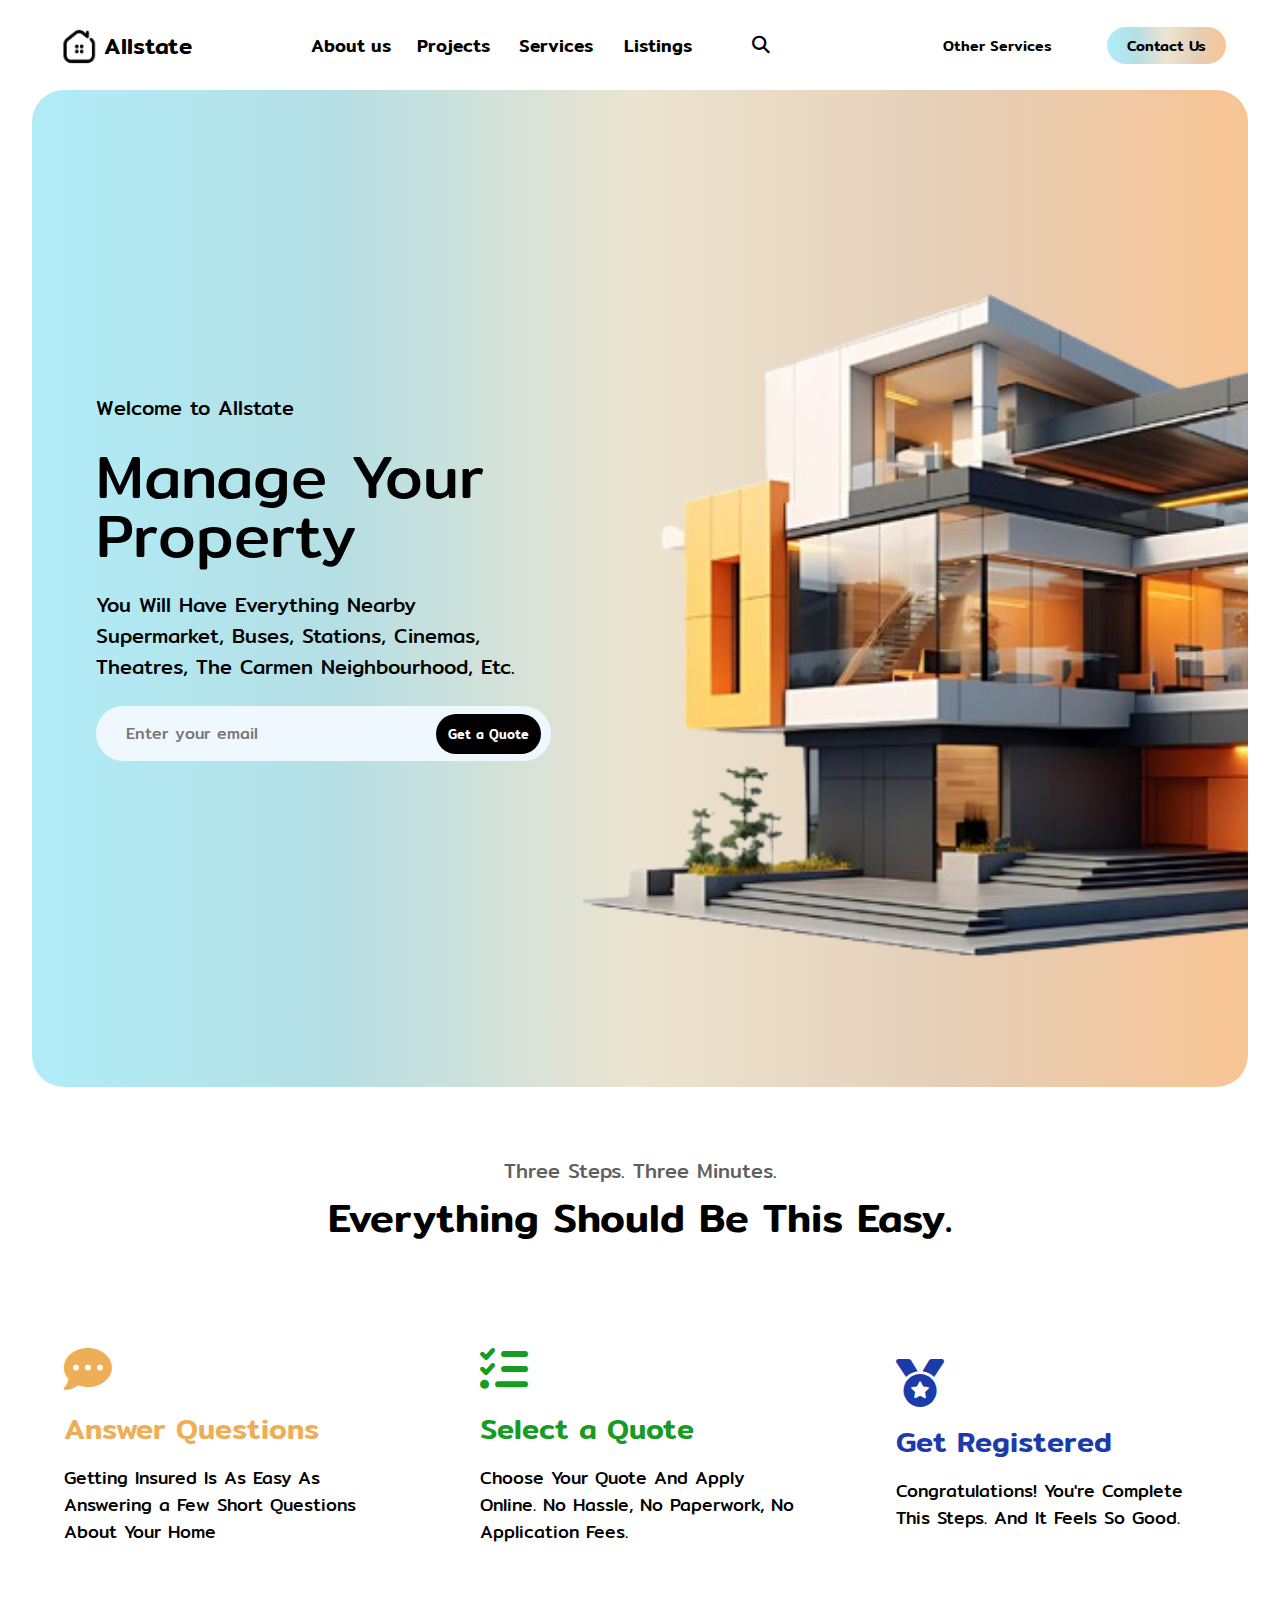
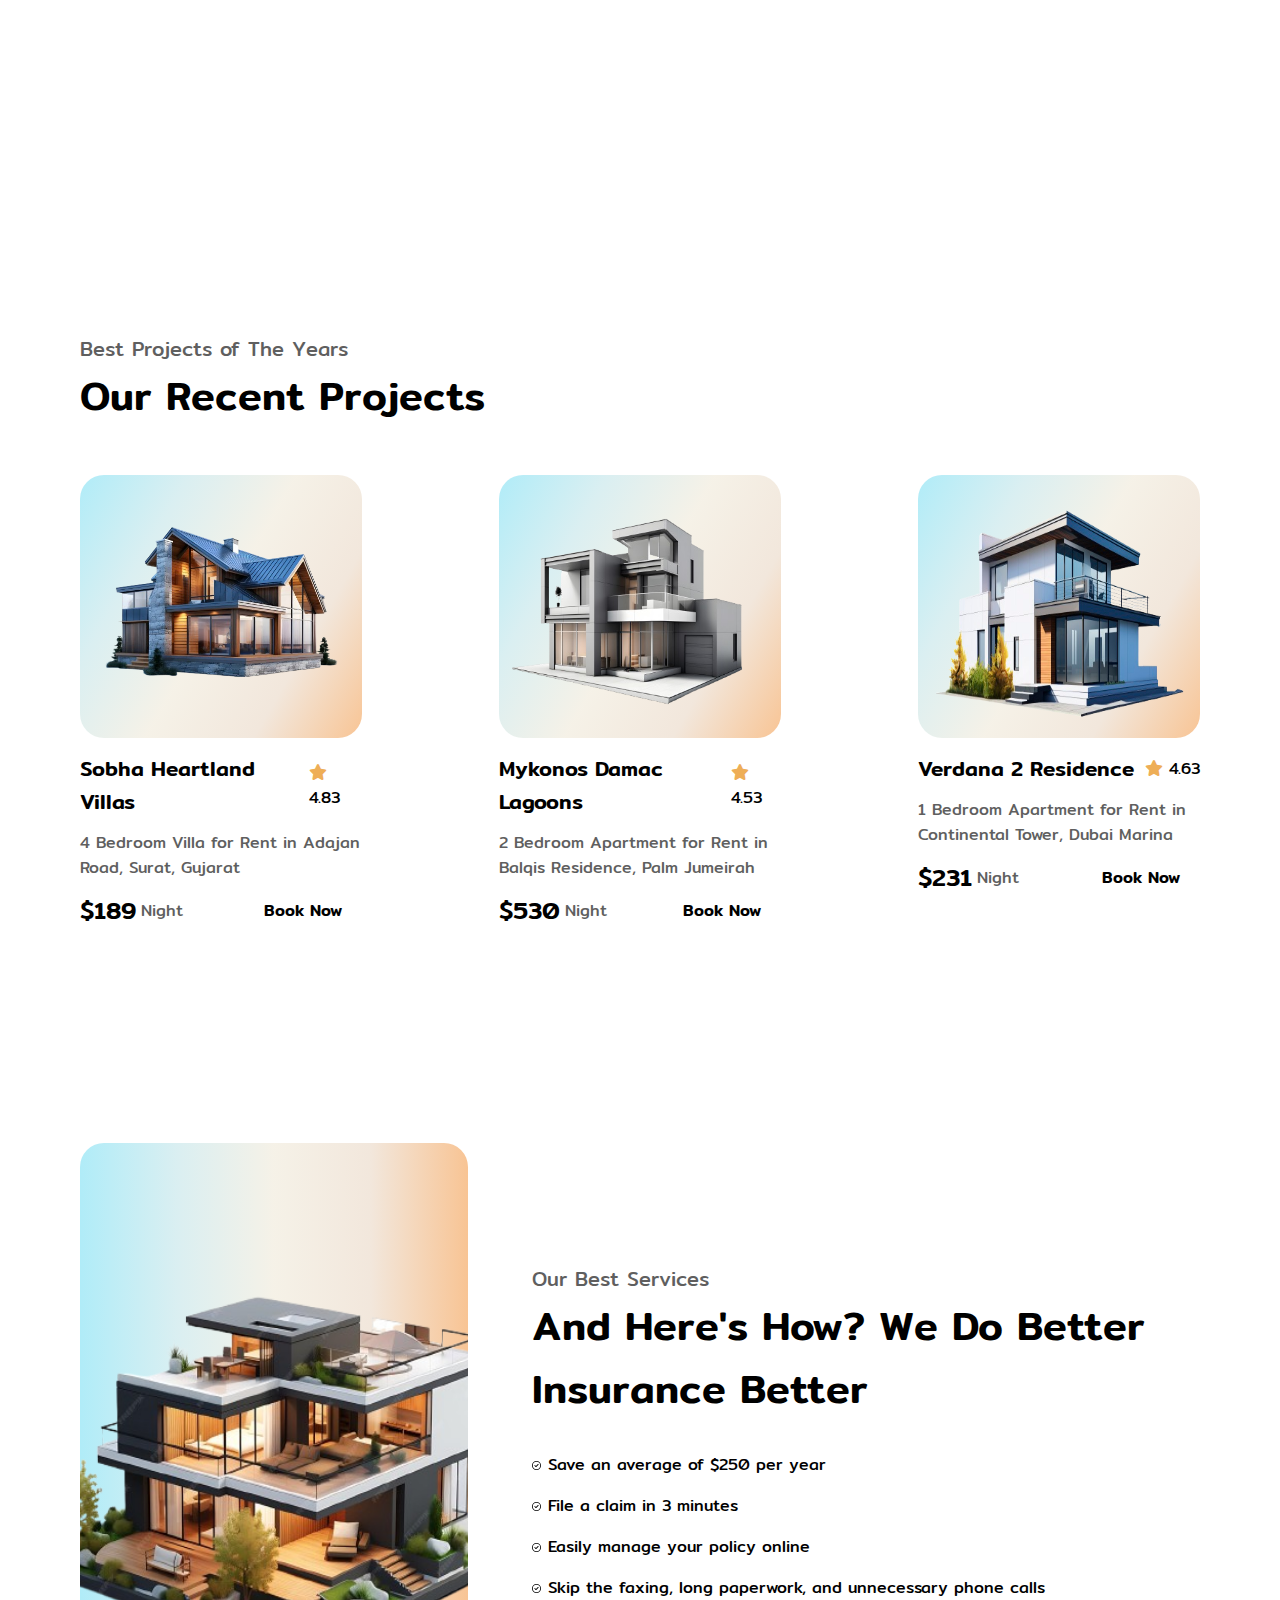
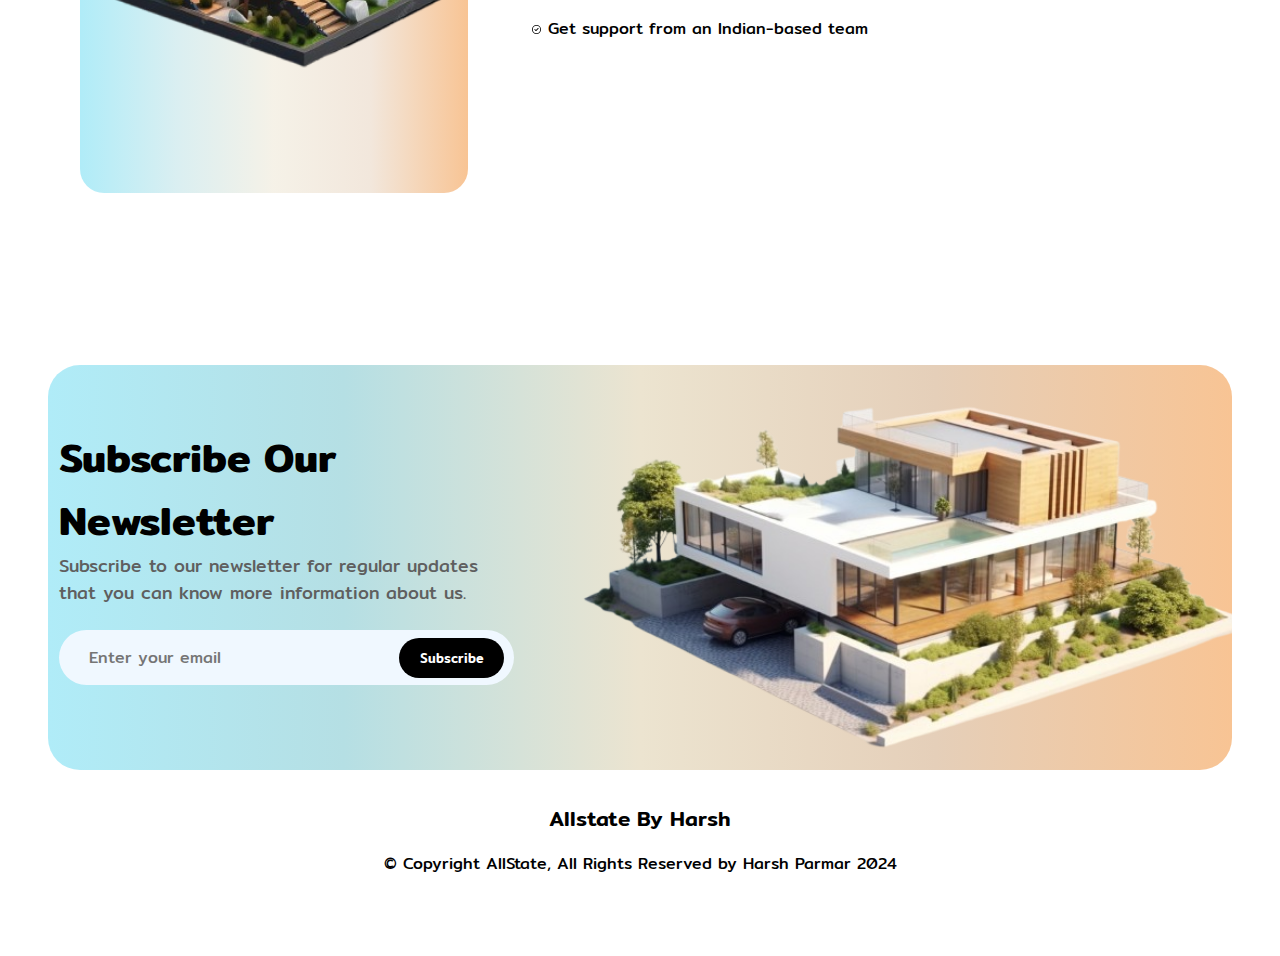
<file: AllState/index.html>
<!DOCTYPE html>
<html lang="en">

<head>
    <meta charset="UTF-8">
    <meta name="viewport" content="width=device-width, initial-scale=1.0">
    <title>Allstate Landing Page</title>
    <link rel="stylesheet" href="style.css">
    <link rel="preconnect" href="https://fonts.googleapis.com">
    <link rel="preconnect" href="https://fonts.gstatic.com" crossorigin>
    <link href="https://fonts.googleapis.com/css2?family=Mitr:wght@200;300;400;500;600;700&display=swap"
        rel="stylesheet">
    <script src="script.js" async></script>
    <link rel="stylesheet" href="https://cdnjs.cloudflare.com/ajax/libs/font-awesome/6.6.0/css/all.min.css" />
</head>

<body>

    <nav id="desk-nav">
        <div class="navbar">
            <div class="logo">
                <img src="assets/logo.png" alt="allstate">
                <h3>Allstate</h3>
            </div>
            <div>
                <ul id="navigation">
                    <li><a href="#process">About us</a></li>
                    <li><a href="#projects">Projects</a></li>
                    <li><a href="#services">Services</a></li>
                    <li><a href="#listings">Listings</a></li>
                    <li><a href><i class="fa-solid fa-magnifying-glass"></i></a></li>

                </ul>
            </div>
            <div class="nav-btns">
                <button class="btn">Other Services</button>
                <button class="btn1" onclick="alert('Hello')">Contact Us</button>
            </div>
        </div>
    </nav>
    <nav id="ham-nav">
        <div class="logo">
            <img src="assets/logo.png" alt="allstate">
            <h3>Allstate</h3>
        </div>
        <div class="ham-menu">
            <div class="ham-icon" onclick="toggleMenu()">
                <span></span>
                <span></span>
                <span></span>
            </div>
            <div class="menu-navs">
                <li><a href="#aboutus" onclick="toggleMenu()">About us</a></li>
                <li><a href="#projects" onclick="toggleMenu()">Projects</a></li>
                <li><a href="#services" onclick="toggleMenu()">Services</a></li>
                <li><a href="#listings" onclick="toggleMenu()">Listings</a></li>
                <li>
                    <div class="nav-btns">
                        <button class="btn">Other Services</button>
                        <button class="btn2">Contact Us</button>
                    </div>
                </li>
            </div>
        </div>
    </nav>


    <section id="hero">
        <div class="heroContent">
            <div class="textContent">
                <p class="text1">Welcome to Allstate</p>
                <h1 class="title1">Manage Your Property</h1>
                <p class="text1">You Will Have Everything Nearby Supermarket, Buses, Stations, Cinemas, Theatres, The
                    Carmen
                    Neighbourhood, Etc.</p>
                <div class="inputField">
                    <input type="text" id="search" placeholder="Enter your email">
                    <button class="search-btn" onclick="alert('Hello')">Get a Quote</button>
                </div>
            </div>
        </div>
        <div class="heroImg">
            <img src="assets/heroImg.png" alt="heroImg">
        </div>
    </section>
    <section id="process">
        <div class="processSectionHead">
            <p class="text2">Three Steps. Three Minutes.</p>
            <h1 class="title2">Everything Should Be This Easy.</h1>
        </div>
        <div class="processDetailsSection">
            <div class="processDetails">
                <i class="fa-solid fa-comment-dots icon yellow"></i>
                <h2 class="details_title yellow">Answer Questions</h2>
                <p>Getting Insured Is As Easy As Answering a Few Short Questions About Your Home</p>
            </div>
            <div class="processDetails">
                <i class="fa-solid fa-list-check icon green"></i>
                <h2 class="details_title green">Select a Quote</h2>
                <p>Choose Your Quote And Apply Online. No Hassle, No Paperwork, No Application Fees.</p>
            </div>
            <div class="processDetails ">
                <i class="fa-solid fa-medal icon blue"></i>
                <h2 class="details_title blue">Get Registered</h2>
                <p>Congratulations! You're Complete This Steps. And It Feels So Good.</p>
            </div>
        </div>
    </section>
    <section id="projects">
        <div class="projectSectionHead">
            <p class="text2">Best Projects of The Years</p>
            <h1 class="title2">Our Recent Projects</h1>
        </div>
        <div class="projectDetailsSection">
            <div class="projectDetails">
                <div class="projectImg">
                    <img src="assets/house1.png" alt="house1">
                </div>
                <div class="projectContent">
                    <div class="projectHead">
                        <h2>Sobha Heartland Villas</h2>
                        <div class="projectRating">
                            <i class="fa-solid fa-star yellow"></i>
                            <label for="fa-star">4.83</label>
                        </div>
                    </div>
                    <div class="projectText">
                        <p>4 Bedroom Villa for Rent in Adajan Road, Surat, Gujarat</p>
                    </div>
                    <div class="projectPrice">
                        <div class="price">
                            <h2>$189</h2>
                            <label for="price">Night</label>
                        </div>
                        <button class="btn3">Book Now</button>
                    </div>
                </div>
            </div>
            <div class="projectDetails">
                <div class="projectImg">
                    <img src="assets/house2.png" alt="house1">
                </div>
                <div class="projectContent">
                    <div class="projectHead">
                        <h2>Mykonos Damac Lagoons</h2>
                        <div class="projectRating">
                            <i class="fa-solid fa-star yellow"></i>
                            <label for="fa-star">4.53</label>
                        </div>
                    </div>
                    <div class="projectText">
                        <p>2 Bedroom Apartment for Rent in Balqis Residence, Palm Jumeirah</p>
                    </div>
                    <div class="projectPrice">
                        <div class="price">
                            <h2>$530</h2>
                            <label for="price">Night</label>
                        </div>
                        <button class="btn3">Book Now</button>
                    </div>
                </div>
            </div>
            <div class="projectDetails">
                <div class="projectImg">
                    <img src="assets/house3.png" alt="house1">
                </div>
                <div class="projectContent">
                    <div class="projectHead">
                        <h2>Verdana 2 Residence</h2>
                        <div class="projectRating">
                            <i class="fa-solid fa-star yellow"></i>
                            <label for="fa-star">4.63</label>
                        </div>
                    </div>
                    <div class="projectText">
                        <p>1 Bedroom Apartment for Rent in Continental Tower, Dubai Marina</p>
                    </div>
                    <div class="projectPrice">
                        <div class="price">
                            <h2>$231</h2>
                            <label for="price">Night</label>
                        </div>
                        <button class="btn3">Book Now</button>
                    </div>
                </div>
            </div>
        </div>
    </section>

    <section id="services">
        <div class="serviceContainer">
            <div class="serviceImg">
                <img src="assets/ServiceHouse.png" alt="ServiceHouse">
            </div>
            <div class="serviceContent">
                <div class="serviceHead">
                    <p class="text2">Our Best Services</p>
                    <h1 class="title2">And Here's How? We Do Better Insurance Better</h1>
                </div>
                <div class="serviceList">
                    <ul>
                        <li>Save an average of $250 per year</li>
                        <li>File a claim in 3 minutes</li>
                        <li>Easily manage your policy online</li>
                        <li>Skip the faxing, long paperwork, and unnecessary phone calls</li>
                        <li>Get support from an Indian-based team</li>
                    </ul>
                </div>
            </div>
        </div>
    </section>
    <footer id="listings">
        <div class="footerSection1">
            <div class="footerContent">
                <div class="textContent">
                    <h1>Subscribe Our Newsletter</h1>
                    <p>Subscribe to our newsletter for regular updates that you can know more
                        information about us.</p>
                    <div class="inputField">
                        <input type="text" id="search" placeholder="Enter your email">
                        <button class="search-btn" onclick="alert('Subscribed')">Subscribe</button>
                    </div>
                </div>
            </div>
            <div class="footerImg">
                <img src="assets/footerimg.png" alt="heroImg">
            </div>
        </div>
        <div class="footerSection2">
            <h3>Allstate By Harsh</h3>
            <p>&copy; Copyright AllState, All Rights Reserved by Harsh Parmar 2024</p>
        </div>
    </footer>

</body>

</html>
</file>
<file: AllState/style.css>
*{
    padding: 0px;
    margin: 0px;
    font-family: "Mitr", sans-serif;
}

html{
    scroll-behavior: smooth;
}

/* nav{
    position: fixed;
    background-color: white;
    z-index:999;
} */

.navbar{
    display: flex;
    align-items:center;
    justify-content: space-around;
    height: 10vh;
    font-size: 1.1rem;
}

.logo{
    display: flex;
    align-items: center;
    justify-content: center;
}

.logo img{
    width: 50px;
    height: 50px;
    
}
.logo h3{
    font-size: 1.4rem;
    font-weight: 500;
}

#navigation{
    font-weight: 500;
    list-style: none;
    display: flex;
    align-items: center;
    justify-content: center;
    cursor: pointer;
}
#navigation a{
    all:unset;
    width: 8vw;
    height: 5vh;
    display: flex;
    justify-content: center;
    align-items: center;
    border-radius: 10px;
    transition: border-color 0.3s ease-in-out;
    &:hover{
        color: rgb(95, 95, 95);
}
}

#ham-nav{
    display:none
}

.ham-menu{
    position: relative;
    display: inline-block;
}
.ham-icon{
    display: flex;
    flex-direction: column;
    justify-content: space-between;
    height: 20px;
    width: 25px;
    cursor: pointer;
}

.ham-icon span{
    width: 100%;
    height: 2px;
    background-color: black;
    transition: all 0.3s ease-in-out;
}

.menu-navs{
    margin-top: 20px;
    position:absolute;
    top: 100%;
    right: 0;
    background-color: white;
    width:82vw;
    max-height: 0;
    overflow: hidden;
    transition: all 0.3 ease-in-out;
}

.menu-navs a{
    display: block;
    padding:10px ;
    text-align: center;
    font-size: 1.3rem;
    color: black;
    text-decoration: none;
    transition: all 0.3s ease-in-out;
}


.menu-navs li{
    list-style: none;
}

.menu-navs.open{
    max-height: 100vh;
}
.ham-icon.open span:first-child{
    transform: rotate(45deg) translate(9px,4px);
}
.ham-icon.open span:nth-child(2){
    opacity: 0;
}
.ham-icon.open span:last-child{
    transform: rotate(-45deg) translate(9px,-4px);
}
.ham-icon span:first-child{
    transform: none;
}
.ham-icon span:nth-child(2){
    opacity: 1;
}
.ham-icon span:last-child{
    transform: none;
}

section{
    padding-top:4vh;
    height: 90vh;
    margin: 0px 2rem;
    box-sizing: border-box;
    min-height: fit-content;
    align-self: center;
}

.nav-btns{
    display: flex;
    justify-content: center;
    align-items: center;
    gap: 2rem;
}

.btn{
    all:unset;
    color: black;
    font-weight: 500;
    font-size: 0.9rem;
    border: solid transparent 3px;
    border-radius: 2rem;
    padding: 7px 20px;
    cursor: pointer;
    transition: border-color 0.2s linear;
    &:hover{
        border-color: rgb(0, 169, 203);
        color: black;

    }
}

.btn1{
    all:unset;
    background: linear-gradient(90deg, rgba(176,236,248,1) 0%, rgba(181,223,228,1) 25%, rgba(236,228,208,1) 50%, rgba(229,207,185,1) 75%, rgba(248,196,148,1) 100%);
    padding: 7px 20px;
    border-radius: 5rem;
    color: black;
    font-weight: 500;
    font-size: 0.9rem;
    transition: color 0.3s linear;
    transition: background-color 0.3s linear;
    cursor: pointer;
    &:hover{
        color: white;
        background: black 100%;


    }
}
.btn2{
    all:unset;
    color: white;
    background: black 100%;
    padding: 4px 10px;
    border-radius: 8px;
    font-weight: 500;
    font-size: 0.9rem;
    transition: background-color 0.2s linear;
    cursor: pointer;
}
#hero{
    padding: 0 0 0 4rem;
    height: 85vh;
    display: flex;
    align-items: center;
    border-radius: 2rem;
    gap: 2rem;
    background: rgb(176,236,248);
    background: linear-gradient(90deg, rgba(176,236,248,1) 0%, rgba(181,223,228,1) 25%, rgba(236,228,208,1) 50%, rgba(229,207,185,1) 75%, rgba(248,196,148,1) 100%);
    overflow: hidden;
}

.heroImg img{
    width: auto;
    height: 110vh;
}

.heroContent{
    display: flex;
    flex-direction: column;
    flex-wrap: wrap;
    row-gap: 1rem;
}
.text1{
    font-size: 1.25rem;
}
.title1{
    font-size: 3.8rem;
    font-weight: 400;
    line-height: 3.7rem;
    margin: 1.5rem 0;
}

.inputField{
    display: flex;
    align-items: center;
    justify-content: space-between;
    margin: 1.5rem 0;
    background-color: aliceblue;
    padding: 0 10px;
    width: 34vw;
    border-radius: 3rem;
}
.inputField input{
    border: none;
    padding: 15px 20px;
    font-size: 1rem;
    background-color: transparent;
    width: 100%;
    &:focus{
        outline: none;
    }
}
.inputField button{
    all:unset;
    display: flex;
    justify-content: center;
    width: 10vw;
    padding: 10px 10px;
    border-radius: 8rem;
    color: black;
    font-weight: 500;
    font-size: 0.8rem;
    cursor: pointer;
    color: white;
    background: black 100%;
    transition: background-color 0.3s linear;
    &:hover{
        color: black;
        background-color: rgb(255, 187, 124);
    }

}
#process{
    position:relative;

}
.processSectionHead{
    margin-top: 2rem;
    text-align: center;
}
.processDetailsSection{
    display: flex;
    align-items: center;
    justify-content: space-evenly;
    gap: 2rem;
    margin-top: 4rem;
    margin-bottom: 2rem;

}
.processDetails{
    width: 25vw;
    gap: 0.8rem;
    display: flex;
    flex-direction: column;
    padding: 2rem 2rem;
    border-radius: 1rem;
}
.processDetails p{
    font-size: 1.1rem;
}
.text2{
    font-size: 1.25rem;
    color: rgb(95, 95, 95);
}
.title2{
    font-size: 2.5rem;
    font-weight: 500;
}
.details_title{
    font-size: 1.8rem;
    font-weight: 500;
}
.icon{
    font-size: 3rem;
}
.yellow{
    color: #eeae57;
}
.green{
    color: #169b23;
    
}
.blue{
    color: #1c3bab;
}
#projects{
    position:relative;
    margin: 0 5rem;
}
.projectDetailsSection{
    display: flex;
    margin: 3rem 0;
    justify-content: space-between;
}
.projectDetails{
    width: 22vw;
    height: 65vh;
    display: flex;
    flex-direction: column;
    align-items: center;
    gap: 0.9rem;
}
.projectImg{
    background: linear-gradient(120deg, rgba(176,236,248,1) 0%, rgba(181,223,228,0.5) 25%, rgba(236,228,208,0.5) 50%, rgba(229,207,185,0.5) 75%, rgba(248,196,148,1) 100%);
    width: 100%;
    height:27vh;
    padding: 10px 0;
    display: flex;
    justify-content: center;
    align-items: center;
    border-radius: 1.5rem;
}
.projectImg img{
    width: 20vw;
    height: 30vh;
}
.projectContent{
    display: flex;
    flex-direction: column;
    gap: 0.7rem;
}
.projectHead{
    display: flex;
    align-items: center;
    justify-content: space-between;
}
.projectHead h2{
    font-size: 1.3rem;
    font-weight: 500;
}
.projectText{
    color: rgb(95, 95, 95);
} 
.projectPrice{
    display: flex;
    align-items: center;
    justify-content: space-between;
}
.price{
    display: flex;
    align-items: center;
    gap: 0.3rem;
}
.price h2{
    font-size:1.5rem;
    font-weight: 500;
}
.price label{
    color: rgb(95, 95, 95);
}
.btn3{
    all:unset;
    color: black;
    font-weight: 500;
    font-size: 1rem;
    border-radius: 2rem;
    padding: 7px 20px;
    cursor: pointer;
    transition: background-color 0.4s ease-in;
    &:hover{
        background-color: black;
        color: white;

    }
}
#services{
    position: relative;
    margin: 0 5rem;
}
.serviceContainer{
    display: flex;
    gap: 4rem;
    align-items: center;
}
.serviceImg{
    background: linear-gradient(90deg, rgba(176,236,248,1) 0%, rgba(181,223,228,0.5) 25%, rgba(236,228,208,0.5) 50%, rgba(229,207,185,0.5) 75%, rgba(248,196,148,1) 100%);
    width: 50%;
    height:70vh;
    padding: 10px 0;
    display: flex;
    justify-content: center;
    align-items: center;
    border-radius: 1.5rem;
    overflow: hidden;
}
.serviceImg img{
    width: 40vw;
    height: 65vh;
}
.serviceList{
    margin: 2rem 1rem;
}
.serviceList li{
    list-style-image: url("assets/circle-check-regular.svg");
    margin-top: 1rem;
}
footer{
    margin: 3rem 3rem 0rem 3rem
}
.footerSection1{
    padding: 0 1rem 0 4rem;
    height: 45vh;
    display: flex;
    align-items: center;
    justify-content: center;
    border-radius: 2rem;
    gap: 2rem;
    background: rgb(176,236,248);
    background: linear-gradient(90deg, rgba(176,236,248,1) 0%, rgba(181,223,228,1) 25%, rgba(236,228,208,1) 50%, rgba(229,207,185,1) 75%, rgba(248,196,148,1) 100%);
    overflow: hidden;
}

.footerContent{
    display: flex;
    flex-direction: column;
    flex-wrap: wrap;
    row-gap: 1rem;
}
.footerContent h1{
    font-size: 2.5rem;
    font-weight: 600;
}
.footerContent p{
    color: rgb(95, 95, 95);
    font-weight: 400;
    font-size: 1.1rem;
}
.footerImg img{
    height: 45vh;
}

.footerSection2{
    display: flex;
    flex-direction: column;
    gap: 1rem;
    align-items: center;
    justify-content: center;
    margin: 2rem 0 5rem 0;
}
.footerSection2 h3{
    font-size: 1.3rem;
    font-weight: 500;
}


















@media screen and (max-width:1200px){
    #desk-nav{
        display:none;
    }
    #ham-nav{
        max-width:  100%;
        position: relative;
        z-index: 1;
        margin: 20px 30px ;
        display: flex;
        align-items:center;
        justify-content:space-between;
    }
    .menu-navs{
        display: flex;
        flex-direction: column;
        align-items: center;
        width: 100vw;
        height: max-content;
    }
    .btn2{
        margin-bottom:1rem ;
    }
    #hero{
        padding-left:2rem ;
    }
    .heroImg img{
        height: 110vh;
    }

    .heroContent{
        display: flex;
        flex-direction: column;
        flex-wrap: wrap;
        row-gap: 1rem;
    }
    .textContent p{
        font-size: 0.8rem;
    }
    .textContent h1{
        font-size: 2.5rem;
        margin: 1rem 0;
        line-height: 2.7rem;
    }
    .inputField input{
        padding: 10px 6px;
        font-size: 0.7rem;
    }
    .inputField button{
        width: 10vw;
        padding: 6px 5px;
        font-size: 0.6rem;
    }
    .text2{
        font-size: 1rem;
    }
    .title2{
        font-size: 1.9rem;
    }
    .processDetailsSection{
        align-items: unset;
        
    }
    .processDetails{
        width: 100%;
    }
    .icon{
        font-size: 2rem;
    }
    .details_title{
        font-size: 1.5rem;
    }
    .processDetails p{
        font-size:0.9rem ;
    }
    .projectImg{
        width: 100%;
        height:20vh;
        border-radius: 1rem;
    }
    .projectImg img{
        width: 20vw;
        height: 20vh;
    }
    .projectHead h2{
        font-size: 0.9rem;
    }
    .projectText{
        font-size: 0.7rem;
    }
    .projectRating label{
        font-size: 0.7rem;
    }
    .projectPrice h2{
        font-size: 1rem;
    }
    .btn3{
        font-size: 0.7rem;
    }
    .price label{
        font-size: 0.7rem;
    }
    .serviceImg{
        width: 100%;
        height: 60vh;
    }
    .serviceContainer{
        flex-direction: column;
    }
    footer{
        margin: 20rem 3rem 0 3rem;
    }
    


}

@media screen and (max-width:768px){
    
    .menu-navs a{
        font-size: 1.1rem;
    }
    #hero{
        flex-direction: column-reverse;
        height: 80vh;
        padding-top: 1rem;
        gap: 0;
    }
    .heroImg img{
        height: 50vh;
        width: 40vw;
    }
    .textContent p{
        font-size: 0.9rem;
    }
    .inputField{
        width: 80vw;
    }
    .inputField input{
        padding: 12px 1rem;
        font-size: 1rem;
    }
    .inputField button{
        align-items: center;
        width: 13vw;
        height: 1.5rem;
        padding: 6px 15px;
        font-size: 0.7rem;
    }
    .text2{
        font-size: 0.8rem;
    }
    .title2{
        font-size: 1.3rem;
    }
    .processDetails{
        width: 90vw;
    }
    .processDetailsSection{
        display: flex;
        flex-wrap: wrap;     
    }
    .details_title{
        font-size: 1.2rem;
    }
    .processDetails p{
        font-size:0.9rem ;
    }
    #projects{
        margin: 20rem 3rem;
    }
    .projectDetailsSection{
        display: block;
        margin: 0 0;
        
    }
    .projectImg{
        height:27vh;
        width: 40vw;
    }
    .projectImg img{
        width: 40vw;
        height: 30vh;
    }
    .projectDetails{
        flex-direction: row;
        width: 80vw;
    }
    .projectHead h2{
        font-size: 1rem;
    }
    #services{
        margin-top: 50rem;
    }
    .footerImg{
        display: none;
    }
    .footerSection1 .inputField{
        width: 70vw;
    }
    footer{
        margin: 20rem 3rem 0 3rem;
    }


}


@media screen and (max-width:425px){
    #hero{
        padding: 0 1rem;
    }
    .heroImg img{
        height:38vh;
        width: 70vw;
    }
    .textContent p{
        font-size: 0.7rem;
    }
    .textContent h1{
        font-size: 2rem;
        margin:  0.8rem 0;
        line-height: 2rem;
    }
    .inputField{
        width: 65vw;
        height: 1.5rem;
        padding: 5px 9px;
    }
    .inputField input{
        font-size: 0.6rem;
    }
    .inputField button{
        width: 40vw;
        height: 1.3rem;
        padding: 1px 0;
        font-size: 0.5rem;
    }
    #projects{
        margin: 40rem 0;
    }
    .projectSectionHead{
        margin: 0rem 2rem;
    }
    .projectDetails{
        flex-direction: column;
        margin: 3rem 2rem;
    }
    .projectImg{
        width: 100%;
    }
    .projectImg img{
       width: 70vw;
    }
    #services{
        margin:60rem 1.5rem 20rem 1.5rem ;
    }
    .serviceImg{
        height: 50vh;
    }
    .serviceImg img{
        width: 90vw;
        height: 60vh;
    }
    footer{
        margin: 10rem 1rem 0 1rem;
    }
    .footerImg{
        display: none;
    }
    .footerContent h1{
        font-size: 1rem;

    }
    .footerContent p{
        font-size: 0.6rem;
    }
    .footerContent .inputField{
        width: 50vw;
    }
    .footerSection2 h3{
        font-size: 1.1rem;
    }
    .footerSection2 p{
        font-size:0.8rem;
        text-align:center ;
    }
}
</file>
